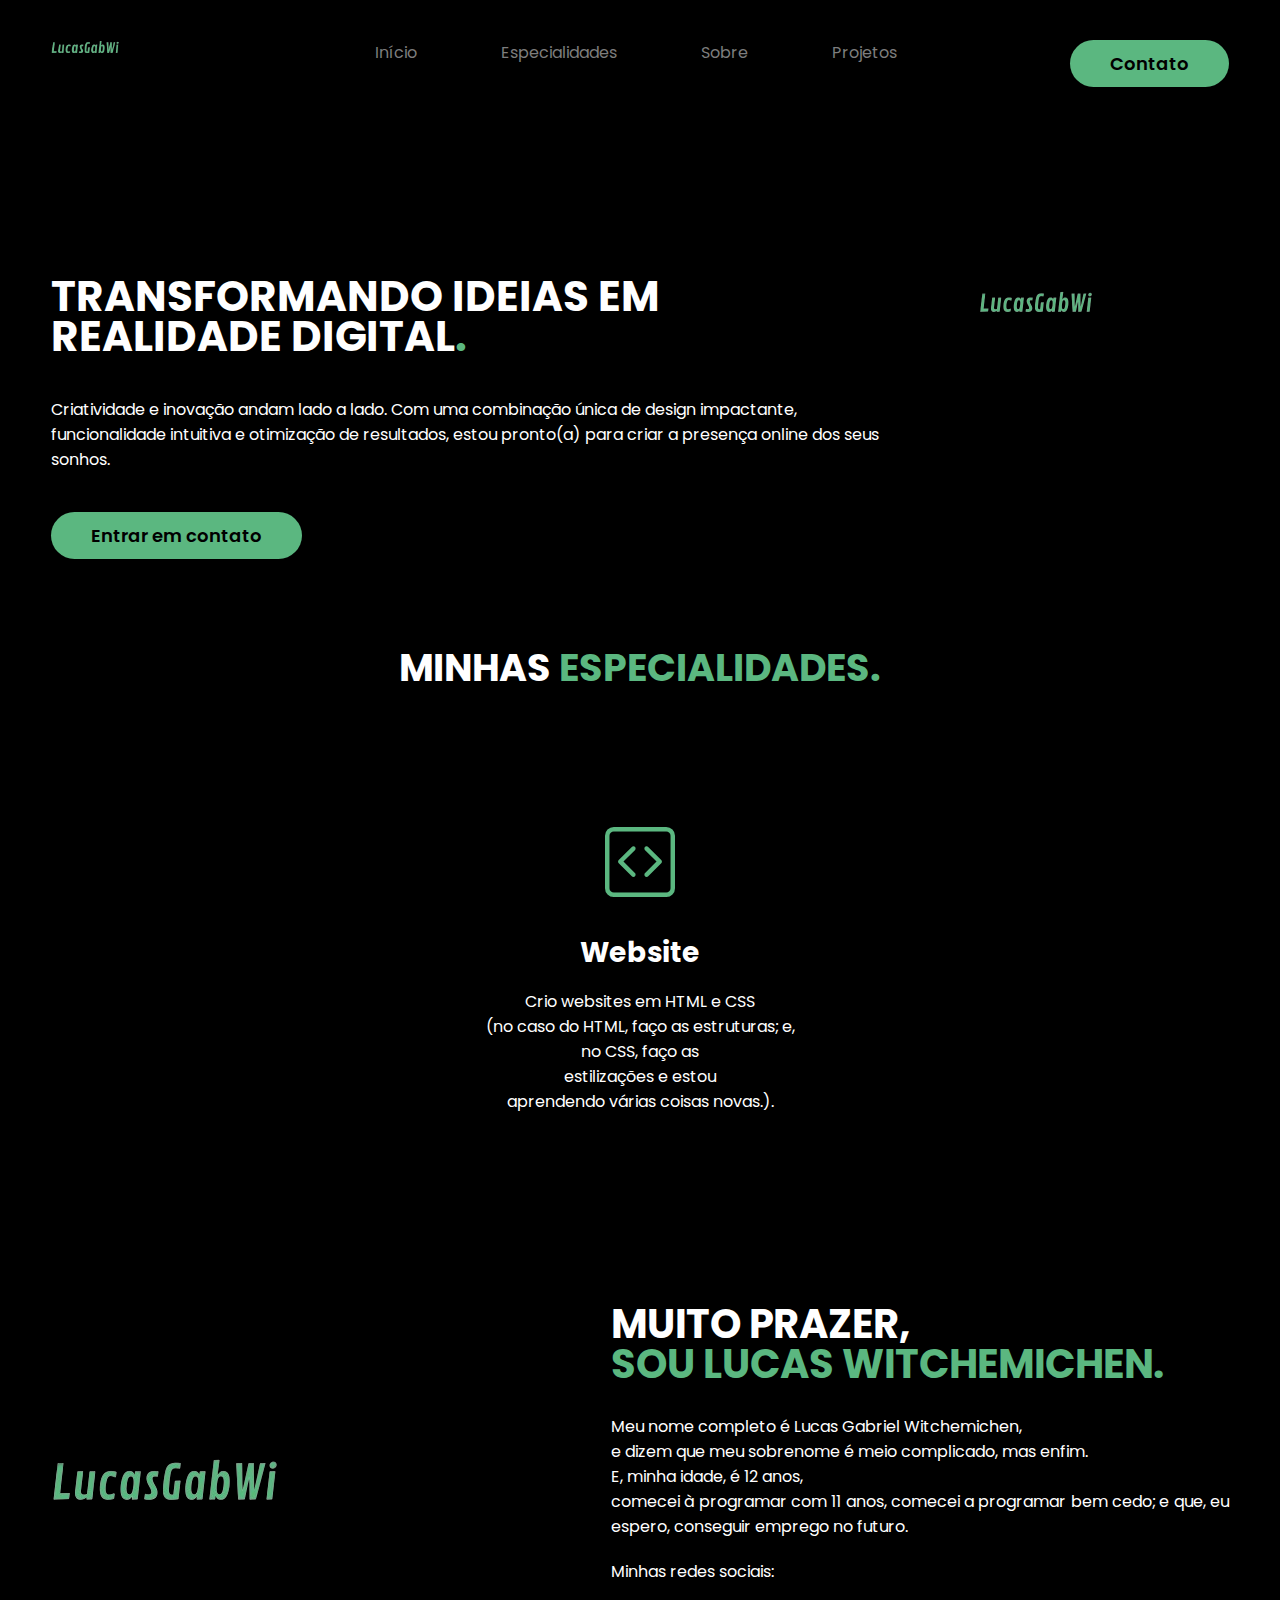
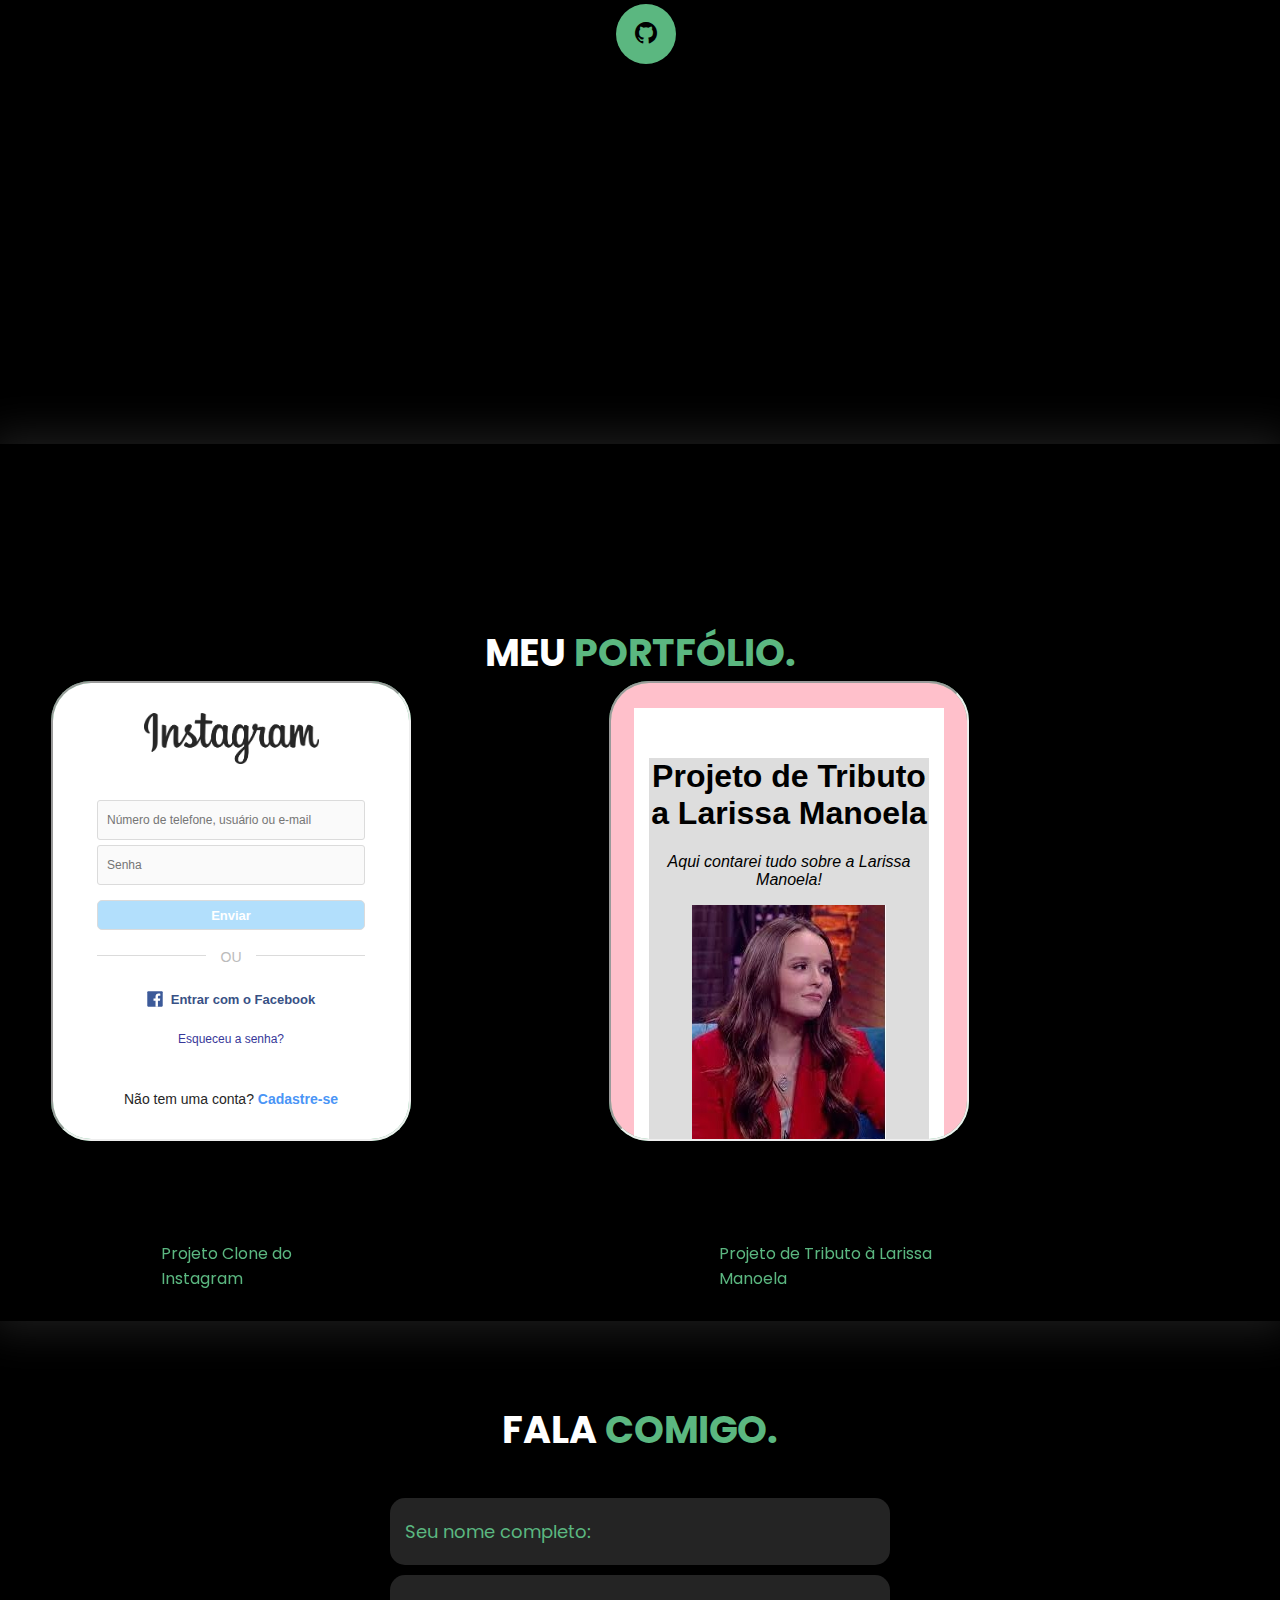
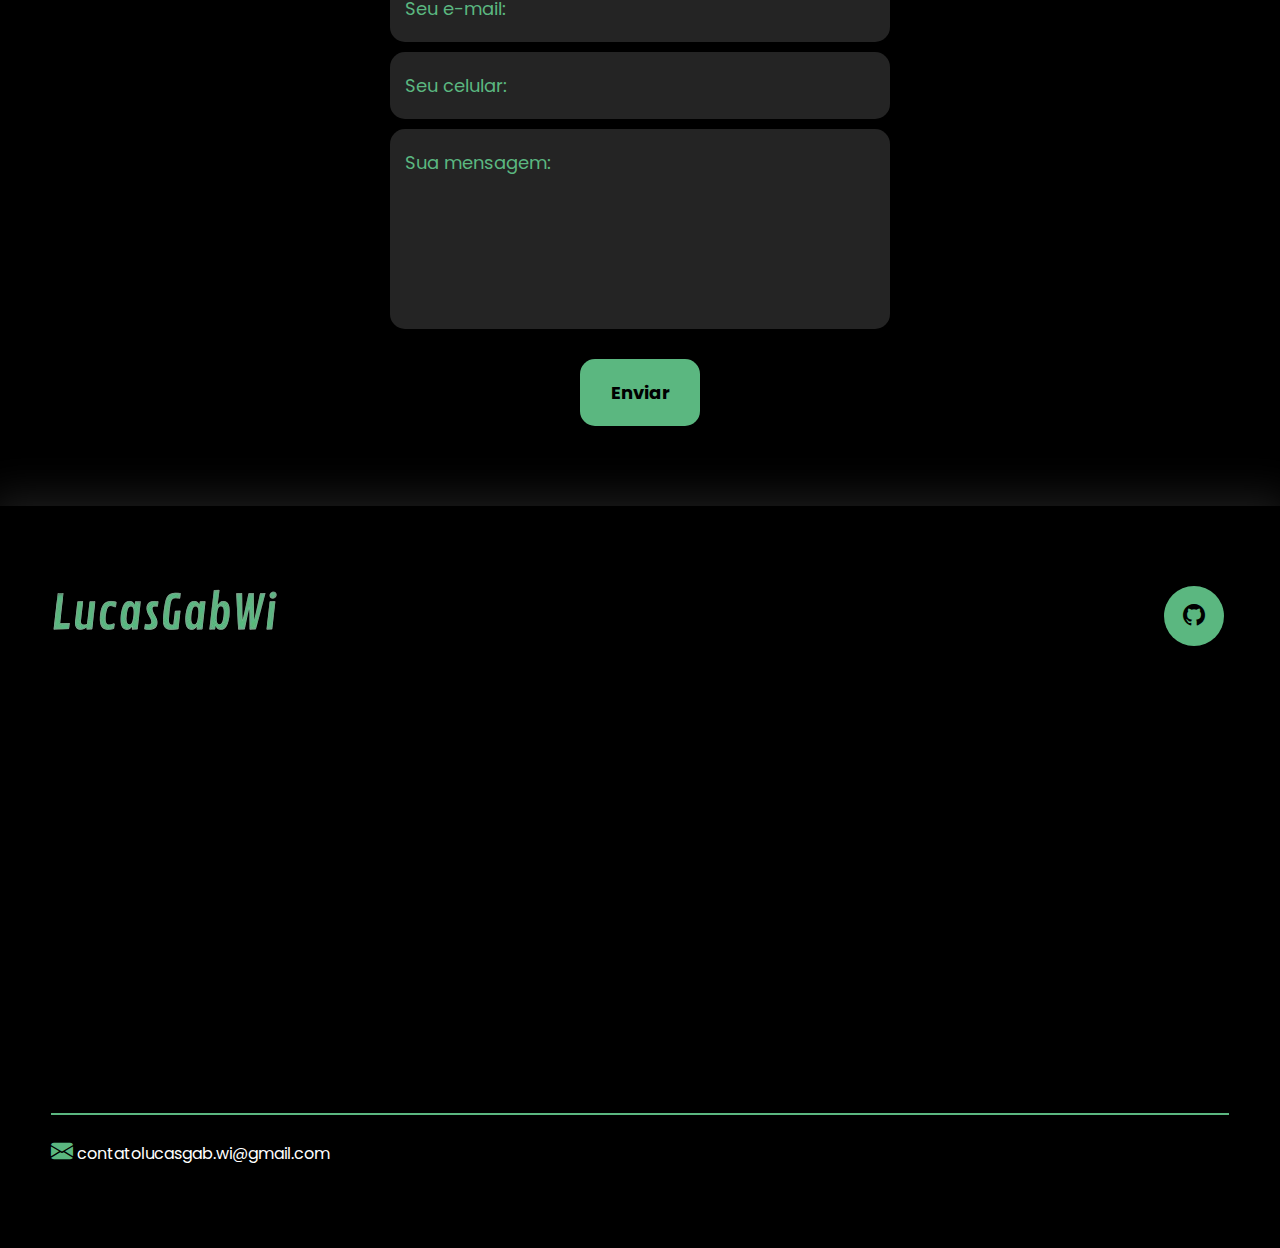
<file: index.html>
<!DOCTYPE html>
<html lang="pt-BR">
<head>
    <meta charset="UTF-8">
    <meta name="viewport" content="width=device-width, initial-scale=1.0">
    <meta name="description" content="Portfolio do LucasGabWi (ou Lucas Gabriel Witchemichen).">
    <meta name="keywords" content="lucasgabwi, Lucas Gabriel Witchemichen, lucas gabriel witchemichen, LucasGabWi">
    <meta name="author" content="Lucas Gabriel Witchemichen">
    <!-- GOOGLE FONTS -->
    <link rel="preconnect" href="https://fonts.googleapis.com">
    <link rel="preconnect" href="https://fonts.gstatic.com" crossorigin>
    <link href="https://fonts.googleapis.com/css2?family=Poppins:ital,wght@0,100;0,200;0,300;0,400;0,500;0,600;0,700;0,800;0,900;1,100;1,200;1,300;1,400;1,500;1,600;1,700;1,800;1,900&display=swap" rel="stylesheet">

    <!-- BOOTSTRAP ICONS -->
    <link rel="stylesheet" href="https://cdn.jsdelivr.net/npm/bootstrap-icons@1.11.3/font/bootstrap-icons.min.css">
    <link rel="stylesheet" href="css/style.css">
    <title>LucasGabWi - Lucas Gabriel Witchemichen | Portfolio</title>
</head>
<body>
    
    <header>
        <div class="interface">
            <div class="logo">
                <a href="#">
                    <img src="img/LucasGabWi.png" alt="Logo do LucasGabWi">
                </a>
            </div>

            <nav class="menu-desktop">
                <ul>
                    <li><a href="#">Início</a></li>
                    <li><a href="#">Especialidades</a></li>
                    <li><a href="#">Sobre</a></li>
                    <li><a href="#">Projetos</a></li>
                </ul>
            </nav>

            <div class="btn-contato">
                <a href="#">
                    <button>Contato</button>
                </a>
            </div>
        </div> <!-- interface -->
    </header>

    <main>
        <section class="topo-site">
            <div class="interface">
                <div class="flex">
                    <div class="txt-topo-site">
                        <h1>TRANSFORMANDO IDEIAS EM REALIDADE DIGITAL<span>.</span></h1>
                        <p>
                            Criatividade e inovação andam lado a lado. Com uma combinação única de design impactante,
                            funcionalidade intuitiva e otimização de resultados, estou pronto(a) para criar a presença
                            online dos seus sonhos.
                        </p>

                        <div class="btn-contato">
                            <a href="#">
                                <button>Entrar em contato</button>
                            </a>
                        </div>
                    </div>

                    <div class="img-topo-site">
                        <img src="img/LucasGabWi.png" alt="Imagem flutuando">
                    </div>
                </div>
            </div> <!-- INTERFACE -->
        </section> <!-- TOPO DO SITE -->

        <section class="especialidades">
            <div class="interface">
                <h2 class="titulo">MINHAS <span>ESPECIALIDADES.</span></h2>
                <div class="flex">
                    <div class="especialidades-box">
                        <i class="bi bi-code-square"></i>
                        <h3>Website</h3>
                        <p>Crio websites em HTML e CSS <br />(no caso do HTML, faço as estruturas; e,<br /> no CSS, faço as <br />estilizações e estou <br />aprendendo várias coisas novas.).</p>
                    </div> <!-- ESPECIALIDADES BOX -->
                </div> <!-- FLEX -->
            </div> <!-- INTERFACE -->
        </section> <!-- ESPECIALIDADES -->

        <section class="sobre">
            <div class="interface">
                <div class="flex">
                    <div class="img-sobre">
                        <img src="img/LucasGabWi.png" alt="LucasGabWi">
                    </div>

                    <div class="txt-sobre">
                        <h2>MUITO PRAZER, <span>SOU LUCAS WITCHEMICHEN.</span></h2>
                        <p>Meu nome completo é Lucas Gabriel Witchemichen, <br /> e dizem que meu sobrenome é meio complicado, mas enfim. <br /> E, minha idade, é 12 anos, <br /> comecei à programar com 11 anos, comecei a programar bem cedo; e que, eu espero, conseguir emprego no futuro.</p>
                        <p>Minhas redes sociais:</p>
                        <div class="btn-social">
                            <a href="https://github.com/lucasgabwi"><button><i class="bi bi-github"></i></button></a>
                        </div>
                    </div>
                </div>
            </div>
        </section> <!-- SOBRE -->

        <section class="portfolio">
            <div class="interface">
                <h2 class="titulo">MEU <span>PORTFÓLIO.</span></h2>
                <div class="flex">
                    <div class="img-port">
                        <iframe src="./PROJETO-INSTAGRAM/index.html" width="360" height="460"></iframe>
                    </div>
                    <p class="porti-txt">Projeto Clone do Instagram</p>
                    <div class="img-port">
                        <iframe src="./PROJETO-TRIBUTO-A-LARISSA-MANOELA/index.html" width="360" height="460"></iframe>
                    </div>
                    <p class="porti-txt">Projeto de Tributo à Larissa Manoela</p>
                </div>
            </div> <!-- INTERFACE -->
        </section> <!-- PORTFOLIO -->

        <section class="formulario">
            <div class="interface">
                <h2 class="titulo">FALA <span>COMIGO.</span></h2>

                <form action="enviar.php" method="POST">

                    <input type="text" name="full-name" placeholder="Seu nome completo:" required>
                    <input type="email" name="e-mail" placeholder="Seu e-mail:" required>
                    <input type="tel" name="phone-number" placeholder="Seu celular:">
                    <textarea name="textarea-message" placeholder="Sua mensagem:" required></textarea>
                    <div class="btn-enviar">
                        <input type="submit" value="Enviar">
                    </div>
                </form>
            </div>
        </section>
    </main>

    <footer>
        <div class="interface">
            <div class="line-footer">
                <div class="flex">
                    <div class="logo-footer">
                        <img src="./img/LucasGabWi.png" alt="lucasgabwi">
                    </div>

                    <div class="btn-social">
                        <a href="https://github.com/lucasgabwi"><button><i class="bi bi-github"></i></button></a>
                    </div> <!-- BOTAO SOCIAL -->
                </div>
            </div> <!-- LINE-FOOTER -->

            <div class="line-footer borda">
                <p><i class="bi bi-envelope-fill"></i> <a href="mailto:contatolucasgab.wi@gmail.com">contatolucasgab.wi@gmail.com</a></p>
            </div> <!-- LINE-FOOTER -->
        </div> <!-- INTERFACE --> 
    </footer>

</body>
</html>
</file>
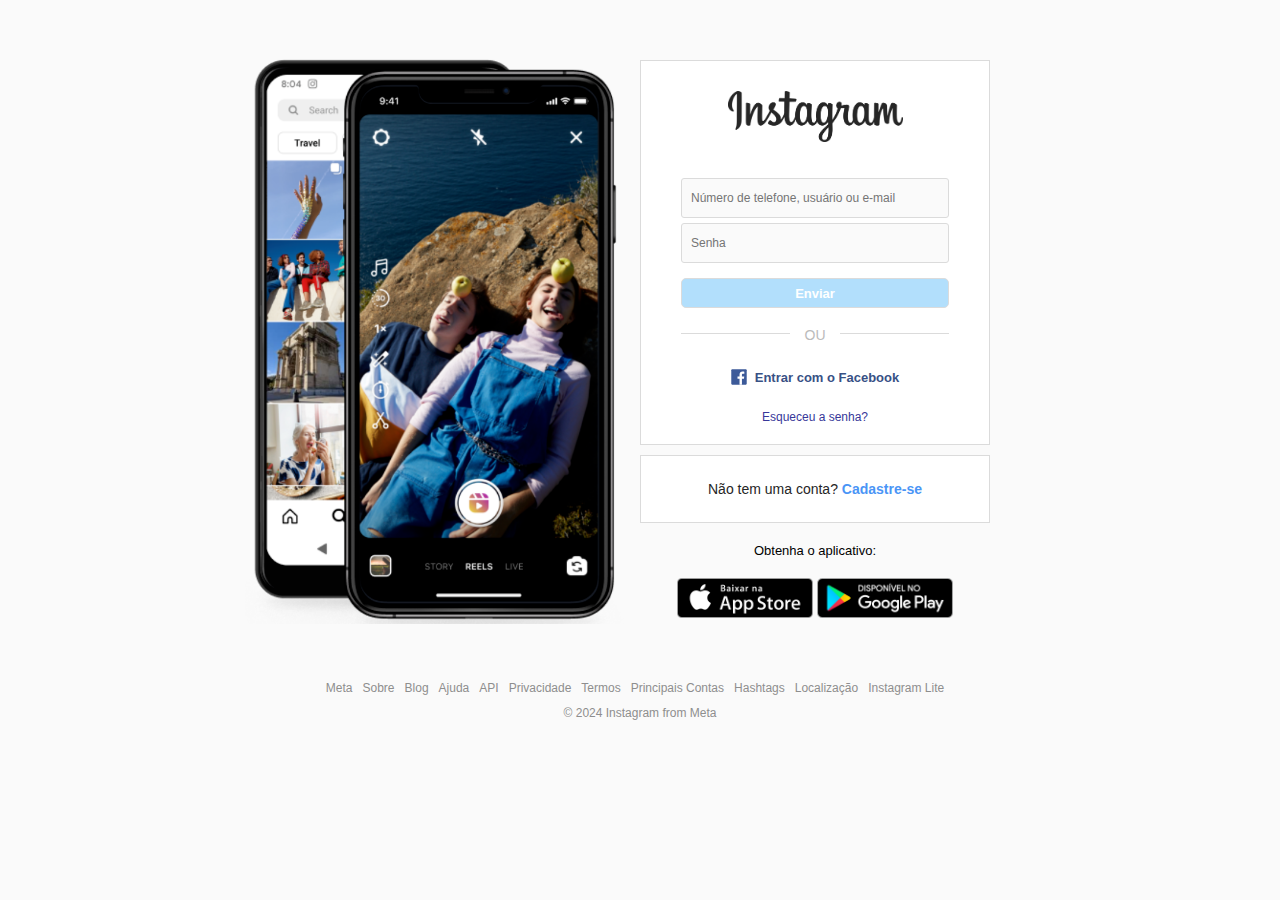
<file: PROJETO-INSTAGRAM/index.html>
<!DOCTYPE html>
<html lang="pt-BR">
  <head>
    <meta charset="UTF-8" />
    <meta name="viewport" content="width=device-width, initial-scale=1.0" />
    <link rel="stylesheet" href="css/styles.css" />
    <link rel="shortcut icon" href="img/favicon (1).png" type="image/x-icon" />
    <title>Instagram</title>
  </head>

  <body>
    <main>
      <div id="main-container">
        <!-- Banner Container -->
        <div id="banner-container">
          <img src="img/banner2 (1).png" alt="Crie uma conta no Instagram" />
        </div>

        <!-- Login and Signup -->
        <div id="form-container">
          <div id="form-box">
            <img
              id="logo-insta"
              src="img/logo_instagram (1).png"
              alt="Instagram"
            />
            <form id="login-form">
              <input
                type="text"
                name="username"
                placeholder="Número de telefone, usuário ou e-mail"
              />
              <input type="password" name="password" placeholder="Senha" />
              <input type="submit" value="Enviar" />
            </form>
            <div class="separator">
              <div class="line"></div>
              <span>Ou</span>
            </div>
            <div class="other-links">
              <div id="facebook-login">
                <a href="#">
                  <img src="img/logo_facebook (1).svg" alt="Facebook Login">
                  <span>Entrar com o Facebook</span>
                </a>
              </div>
              <div id="forgot-password">
                <a href="#">Esqueceu a senha?</a>
              </div>
            </div>
          </div>
          <div id="register-container">
            <p>Não tem uma conta? <a href="#">Cadastre-se</a></p>
          </div>
          <div id="get-app-container">
            <p>Obtenha o aplicativo:</p>
            <a href="#">
              <img src="img/apple_btn (1).png" alt="App Store" />
            </a>
            <a href="#">
              <img src="img/gplay_btn (1).png" alt="Google Play" />
            </a>
          </div>
        </div>
      </div>
    </main>
    <footer>
      <nav>
        <ul id="footer-links">
          <li><a href="#">Meta</a></li>
          <li><a href="#">Sobre</a></li>
          <li><a href="#">Blog</a></li>
          <li><a href="#">Ajuda</a></li>
          <li><a href="#">API</a></li>
          <li><a href="#">Privacidade</a></li>
          <li><a href="#">Termos</a></li>
          <li><a href="#">Principais Contas</a></li>
          <li><a href="#">Hashtags</a></li>
          <li><a href="#">Localização</a></li>
          <li><a href="#">Instagram Lite</a></li>
        </ul>
      </nav>
      <p id="copyright">&copy; 2024 Instagram from Meta</p>
    </footer>
  </body>
</html>
</file>
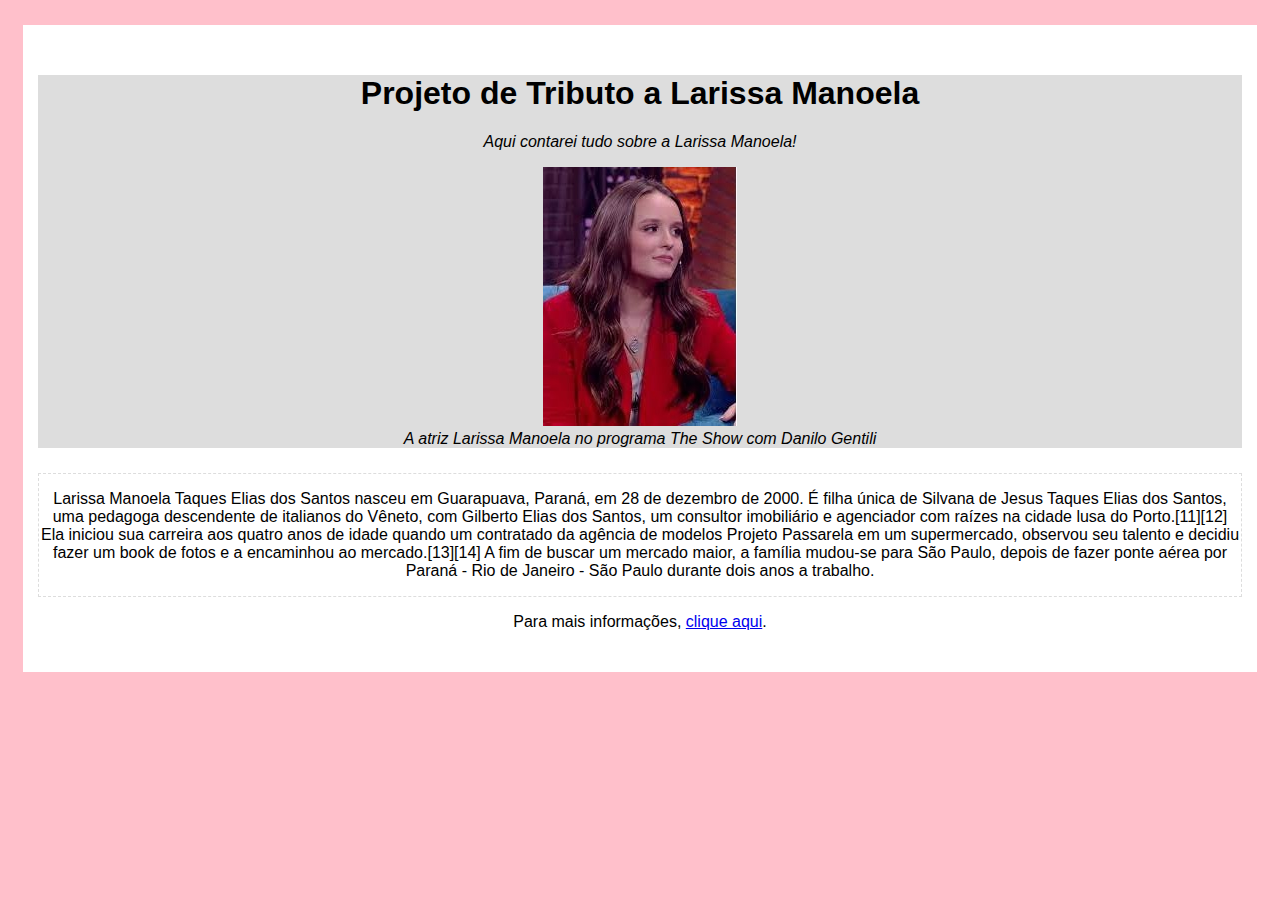
<file: PROJETO-TRIBUTO-A-LARISSA-MANOELA/index.html>
<!DOCTYPE html>
<html lang="pt-BR">
<head>
    <meta charset="UTF-8" />
    <meta name="viewport" content="width=device-width, initial-scale=1.0" />
    <title>Projeto de Tributo a Larissa Manoela</title>
    <link rel="stylesheet" href="css/style.css" />
</head>
<body>

    <div class="container">
        <!-- Cabeçalho -->
        <div class="header">
            <h1>Projeto de Tributo a Larissa Manoela</h1>
            <p>Aqui contarei tudo sobre a Larissa Manoela!</p>

            <figure class="img-bold">
                <img src="img/larissa-manoela-the-show-danilo-gentili.jpg" alt="A atriz Larissa Manoela no The Show com Danilo Gentili" />
                <figcaption>A atriz Larissa Manoela no programa The Show com Danilo Gentili</figcaption>            
            </figure>
        </div>
        <!-- Biografia de Larissa Manoela -->
        <div class="biography-container">
            <p>Larissa Manoela Taques Elias dos Santos nasceu em Guarapuava, Paraná, em 28 de dezembro de 2000. É filha única de Silvana de Jesus Taques Elias dos Santos, uma pedagoga descendente de italianos do Vêneto, com Gilberto Elias dos Santos, um consultor imobiliário e agenciador com raízes na cidade lusa do Porto.[11][12] Ela iniciou sua carreira aos quatro anos de idade quando um contratado da agência de modelos Projeto Passarela em um supermercado, observou seu talento e decidiu fazer um book de fotos e a encaminhou ao mercado.[13][14] A fim de buscar um mercado maior, a família mudou-se para São Paulo, depois de fazer ponte aérea por Paraná - Rio de Janeiro - São Paulo durante dois anos a trabalho.</p>
        </div>
        <!-- Mais informações -->
        <div class="moreinfo-container">
            <p>Para mais informações, <a href="https://pt.wikipedia.org/wiki/Larissa_Manoela">clique aqui</a>.</p>
        </div>
    </div>
</body>
</html>
</file>
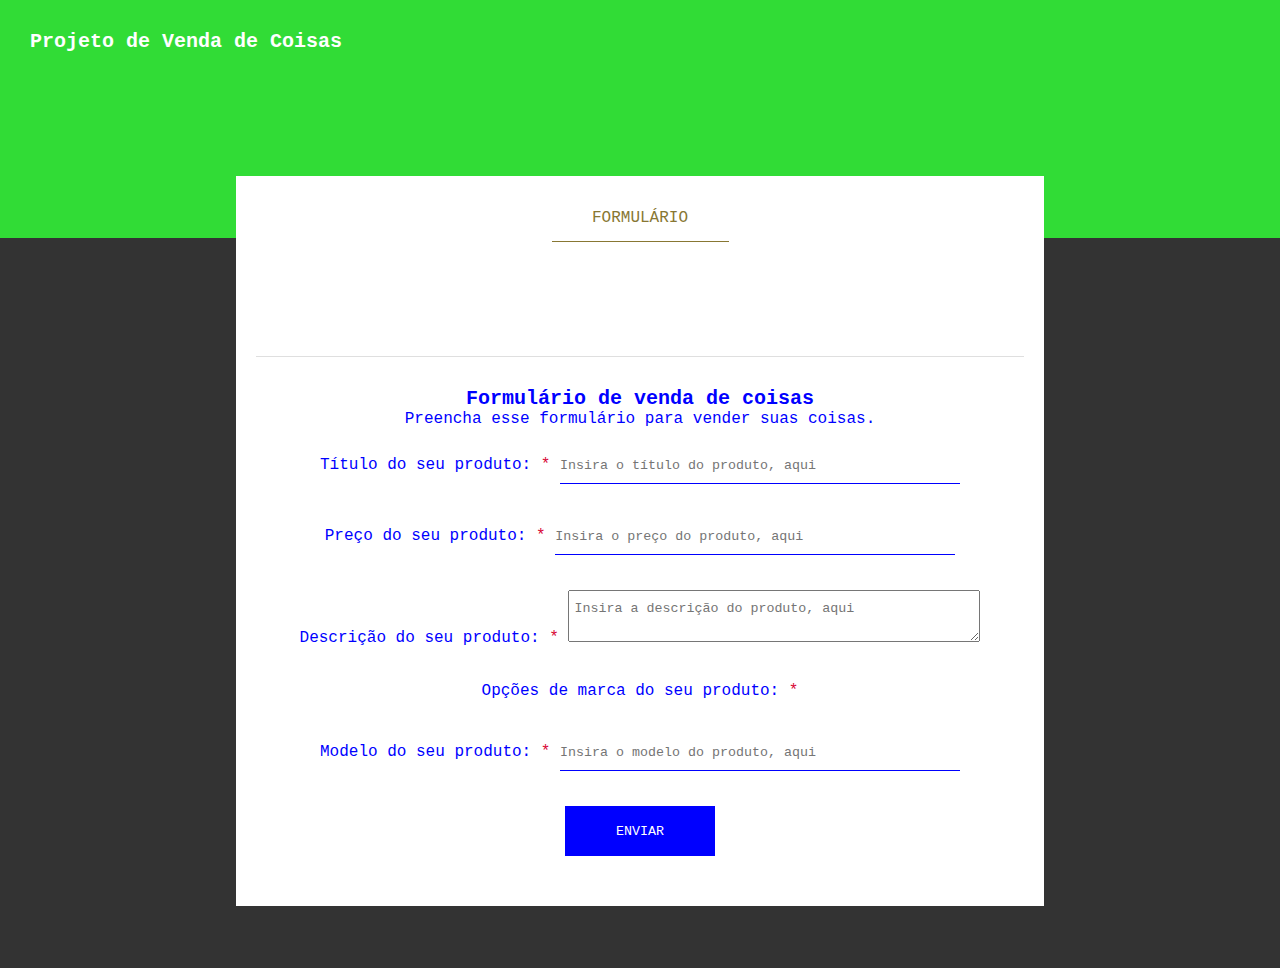
<file: PROJETO-VENDA-DE-COISAS-EM-HTML-CSS/index.html>
<!DOCTYPE html>
<html lang="pt-BR">
    <head>
        <meta charset="UTF-8" />
        <meta name="viewport" content="width=device-width, initial-scale=1.0" />
        <title>Projeto de Venda de Coisas</title>
        <link rel="stylesheet" href="css/style.css" />
    </head>
    <body>
        <div class="container">
            <div class="header">
                <h3 class="main-title">Projeto de Venda de Coisas</h3>
            </div>
            <div class="form-container">
                <div class="form-header">
                    <p class="form-title">Formulário</p>
                </div>
                <div class="form-body">
                    <h1 class="form-header-secondtitle">Formulário de venda de coisas</h1>
                    <p class="form-header-hint">Preencha esse formulário para vender suas coisas.</p>
                    <form>
                        <div class="box-input">
                            <label for="thing-title-input">Título do seu produto: <span class="required-field">*</span></label>
                            <input type="text" name="thing-title-input" class="thing-title-input" placeholder="Insira o título do produto, aqui" required />
                        </div>
                        <div class="box-input">
                            <label for="thing-price-input">Preço do seu produto: <span class="required-field">*</span></label>
                            <input type="number" name="thing-price-input" class="thing-price-input" placeholder="Insira o preço do produto, aqui" required />
                        </div>
                        <div class="box-input">
                            <label for="thing-title-input">Descrição do seu produto: <span class="required-field">*</span></label>
                            <textarea name="thing-description-input" class="thing-description-input" placeholder="Insira a descrição do produto, aqui" required></textarea>
                        </div>
                        <div class="box-input">
                            <label for="thing-brand-options">Opções de marca do seu produto: <span class="required-field">*</span></label>
                        </div>
                        <div class="box-input">
                            <label for="model">Modelo do seu produto: <span class="required-field">*</span></label>
                            <input type="text" name="model" class="model" placeholder="Insira o modelo do produto, aqui" required />
                        </div>

                        <input type="submit" class="btn-submit" value="Enviar" />
                    </form>
                </div>
            </div>

        </div>
    </body>
</html>
</file>
<file: css/style.css>
/* ESTILOS GERAIS */
* {
    margin: 0;
    padding: 0;
    box-sizing: border-box;
    font-family: 'Poppins', sans-serif;
}

body {
    background-color: #000;
    height: 100vh;
}

.interface {
    max-width: 1280px;
    margin: 0 auto;
}

.flex {
    display: flex;
}

h2.titulo {
    color: #fff;
    font-size: 38px;
    text-align: center;
}

h2.titulo span {
    color: #5bb780;
}

button:hover,
form .btn-enviar input:hover {
    box-shadow: 0px 0px 8px #5bb780;
    transform: scale(1.05);
}

/* ESTILO DO CABEÇALHO */
header {
    padding: 40px 4%;
}

header > .interface {
    display: flex;
    align-items: flex-start;
    justify-content: space-between;
}

header > .interface > .logo img {
    width: 150px;
    height: auto;
}

header a {
    color: #7d7d7d;
    text-decoration: none;
    display: inline-block;
    transition: .2s;
}

header a:hover {
    color: #fff;
    transform: scale(1.05);
}

header nav ul {
    list-style-type: none;
}

header nav ul li {
    display: inline-block;
    padding: 0 40px;
}

.btn-contato button {
    padding: 10px 40px;
    font-size: 18px;
    font-weight: 600;
    background-color: #5bb780;
    border: 0;
    border-radius: 30px;
    cursor: pointer;
    transition: .2s;
}

/* ESTILO DO TOPO DO SITE */
.topo-site {
    padding: 40px 4%;
}

.topo-site .flex {
    align-items: center;
    justify-content: center;
    gap: 90px;
}

.topo-site .txt-topo-site h1 {
    color: #fff;
    font-size: 42px;
    line-height: 40px;
}

.topo-site .txt-topo-site h1 span {
    color: #5bb780;
}

.topo-site .txt-topo-site p {
    color: #fff;
    margin: 40px 0;
}

.topo-site .img-topo-site img {
    width: 250px;
    position: relative;
    animation: flutuar 2s ease-in-out infinite alternate;
}

@keyframes flutuar {
    0% {
        top: 0;
    }

    100% {
        top: 30px;
    }
}

.especialidades {
    padding: 40px 4%;
}

.especialidades .flex {
    gap: 60px;
}

.especialidades .especialidades-box {
    color: #fff;
    padding: 70px;
    border-radius: 20px;
    text-align: center;
    margin: 0 auto;
    margin-top: 45px;
    transition: .2s;
}

.especialidades .especialidades-box:hover {
    transform: scale(1.05);
    box-shadow: 0 0 12px #ffffff78;
    cursor: pointer;
}

.especialidades .especialidades-box i {
    font-size: 70px;
    color: #5bb780;
}

.especialidades .especialidades-box h3 {
    font-size: 28px;
    margin: 15px 0;
}

/* ESTILO SOBRE */
.sobre {
    padding: 80px 4%;
}

.sobre .flex {
    align-items: center;
}

.sobre .img-sobre {
    padding: 150px 60px 0 0;
}

.sobre .txt-sobre {
    color: #fff;
    padding: 0 0 300px 0;
}

.sobre .txt-sobre h2 {
    font-size: 40px;
    line-height: 40px;
    margin-bottom: 30px;
}

.sobre .txt-sobre h2 span {
    color: #5bb780;
    display: block;
}

.sobre .txt-sobre p {
    margin: 20px 0;
    text-align: justify;
}

.btn-social button {
    width: 60px;
    height: 60px;
    border-radius: 50%;
    border: none;
    background-color: #5bb780;
    font-size: 22px;
    cursor: pointer;
    margin: 0 5px;
    transition: .2s;
}

/* ESTILO DO PORTFOLIO */
.portfolio {
    padding: 180px 4%;
    box-shadow: 0 0 40px 10px #ffffff1d;
}

.portfolio .flex {
    justify-content: space-around;
}

.img-port {
    width: 360px;
    height: 460px;
    background-color: #5bb780;
    border-radius: 40px;
    position: relative;
}

.img-port iframe {
    border-radius: 40px;
    transition: .2s;
    cursor: pointer;
}

.img-port iframe:hover {
    transform: scale(1.05);
    box-shadow: 0 0 0 4px #fff;
}

.porti-txt {
    color: #5bb780;
    display: flex;
    align-items: end;
    position: relative;
    bottom: -150px;
    left: -250px;
}

/* ESTILO DO FORMULARIO DE CONTATO */
.formulario {
    padding: 80px 4%;
}

form {
    max-width: 500px;
    margin: 0 auto;
    display: flex;
    justify-content: center;
    flex-direction: column;
    gap: 10px;
    margin-top: 40px;
}

form input,
form textarea {
    width: 100%;
    background-color: #242424;
    border: 0;
    outline: 0;
    padding: 20px 15px;
    border-radius: 15px;
    color: #fff;
    font-size: 18px;
}

form input::placeholder,
form textarea::placeholder {
    color: #5bb780;
}

form textarea {
    resize: none;
    height: 200px;
}

form .btn-enviar {
    margin-top: 20px;
    text-align: center;
}

form .btn-enviar input {
    width: 120px;
    background-color: #5bb780;
    color: #000;
    font-weight: 700;
    cursor: pointer;
    transition: .2s;
}

/* RODAPE */
footer {
    padding: 60px 4%;
    box-shadow: 0 0 40px 10px #ffffff1d;
}

footer .line-footer p i {
    color: #5bb780;
    font-size: 22px;
}

footer .line-footer p a {
    color: #fff;
    text-decoration: none;
}

footer .flex {
    justify-content: space-between;
}

footer .line-footer {
    padding: 20px 0;
}

.borda {
    border-top: 2px solid #5bb780;
}

footer > .interface > .logo-footer img {
    width: 150px;
    height: auto;
}

/* RESPONSIVIDADE */
@media screen and (max-width: 1020px) {

    /* CLASSES GERAIS */
    .flex {
        flex-direction: column;
    }

    .topo-site .flex {
        flex-direction: column-reverse;
    }

    /* CABECALHO */
    .menu-desktop,
    .btn-contato {
        display: none;
    }

    /* TOPO DO SITE */
    .topo-site {
        padding: 20px 10%;
    }

    .topo-site .flex {
        gap: 40px;
    }

    .topo-site .img-topo-site img {
        width: 100%;
    }

    h2.titulo {
        font-size: 24px;
    }

    /* ESPECIALIDADES */
    .especialidades {
        padding: 40px 10%;
    }

    /* SOBRE */
    .sobre .img-sobre {
        padding: 150px 0 0 100px;
    }
}
</file>
<file: PROJETO-TRIBUTO-A-LARISSA-MANOELA/css/style.css>
html {
    font-family: Arial, Helvetica, sans-serif;
    background-color: pink;
}

.container {
    margin: 25px 15px;
    padding: 25px 15px;
    background-color: #fff;
    text-align: center;
}

/* Cabeçalho */
.header {
    margin: 25px auto;
    background-color: #ddd;
    padding: 25px auto;
}

.header p,
.header figcaption {
    font-style: italic;
}

/* Biografia de Larissa Manoela */
.biography-container {
    border: 1px dashed #ddd;
}

/* Mais informações */
.moreinfo-container {
    margin-top: 10px;
}
</file>
<file: PROJETO-INSTAGRAM/css/styles.css>
/* reset.css */
* {
  margin: 0;
  padding: 0;
  box-sizing: border-box;
  font-family: Helvetica, sans-serif;
}

body {
  background-color: #fafafa;
}

/* CONTAINERS */
#main-container {
  display: flex;
  margin-top: 30px;
}

#banner-container,
#form-container {
  flex: 1 1 0;
  width: 50%;
}

#banner-container {
  text-align: right;
}

#banner-container img {
  width: 100%;
  margin: 25px 15px 0 0;
  max-width: 380px;
}

#form-container {
  text-align: center;
}

/* LOGIN FORM */
#form-box {
  background-color: #fff;
  border: 1px solid #dbdbdb;
  width: 350px;
  margin-top: 30px;
}

#logo-insta {
  width: 175px;
  height: 51px;
  margin: 30px auto 12px;
}

#login-form {
  margin-top: 20px;
}

#login-form input {
  display: block;
  font-size: 12px;
  padding: 12px 9px;
  background-color: #fafafa;
  border: 1px solid #dbdbdb;
  border-radius: 3px;
  width: 268px;
  margin: 5px auto;
}

#login-form input[type="submit"] {
  background-color: #b2dffc;
  color: #fff;
  margin-top: 15px;
  border-radius: 5px;
  height: 30px;
  font-size: 13px;
  padding: 0;
  font-weight: bold;
}

/* SEPARATOR */
.separator {
  position: relative;
}

.line {
  border-top: 1px solid #dbdbdb;
  width: 268px;
  margin: 25px auto 35px;
}

.separator span {
  position: absolute;
  text-transform: uppercase;
  color: #bbb;
  background-color: #fff;
  top: -6px;
  width: 50px;
  margin-left: -25px;
  font-size: 14px;
}

/* FACEBOOK LOGIN */
#facebook-login {
  margin-bottom: 25px;
}

#facebook-login a {
  text-decoration: none;
  color: #385185;
  display: flex;
  align-items: center;
  justify-content: center;
}

#facebook-login img {
  width: 16px;
  height: 16px;
  margin-right: 8px;
}

#facebook-login span {
  font-weight: bold;
  font-size: 13px;
  margin-top: 1px;
}

/* FORGOT PASSWORD */
#forgot-password {
  margin-bottom: 20px;
  font-size: 12px;
}

#forgot-password a {
  text-decoration: none;
  color: #373799;
}

/* REGISTER */
#register-container {
  background-color: #fff;
  border: 1px solid #dbdbdb;
  width: 350px;
  margin-top: 10px;
  padding: 25px;
}

#register-container p {
  font-size: 14px;
  color: #262626;
}

#register-container a {
  color: #4a95f6;
  font-weight: bold;
  text-decoration: none;
}

/* GET APP */
#get-app-container {
  text-align: center;
  width: 350px;
}

#get-app-container p {
  margin: 20px 0;
  font-size: 13px;
}

#get-app-container a {
  text-decoration: none;
}

#get-app-container img {
  width: 136px;
  height: 40px;
}

/* FOOTER */
footer {
  text-align: left;
  width: 1000px;
  margin: 50px auto;
  display: flex;
  flex-direction: column;
  justify-content: center;
  align-items: center;
}

footer #footer-links {
  display: flex;
  list-style: none;
}

footer #footer-links li {
  margin-right: 10px;
}

#footer-links a,
#copyright {
  text-decoration: none;
  color: #8e8e8e;
  font-size: 12px;
}

#copyright {
  margin-top: 10px;
}

/* MOBILE */
@media (max-width: 450px) {
  body {
    background-color: #fff;
  }

  #banner-container {
    display: none;
  }

  #main-container,
  #form-box {
    margin-top: 0;
  }

  #form-container,
  #form-box,
  #register-container,
  #get-app-container {
    width: 100%;
    border: none;
  }

  footer {
    width: 90%;
  }

  #footer-links {
    flex-wrap: wrap;
    justify-content: center;
    margin-bottom: 10px;
  }
}
</file>
<file: PROJETO-VENDA-DE-COISAS-EM-HTML-CSS/css/style.css>
/* reset.css */
* {
    margin: 0;
    padding: 0;
    font-family: 'Courier New', Courier, monospace;
}

body {
    background-color: #333;
}

h1,
h2,
h3,
h4,
h5 {
    color: blue;
    font-size: 20px;
}

p,
label {
    color: blue;
    font-size: 16px;
}

.main-title {
    color: #fff;
}

.main-paragraph {
    color: #fff;
}

/* inputs estilization */
input {
    border: none;
    border-bottom: 1px solid blue;
    padding: 10px 0;
}

input[type="text"],
input[type="number"],
textarea {
    width: 400px;
}

textarea {
    padding: 10px 5px;
}

/* page header */
.header {
    height: 178px;
    padding: 30px;
    background-color: #31dc36;
}

.header h3 {
    color: #fff;
}

.form-container {
    background-color: #fff;
    width: 60%;
    margin: 0 auto;
    position: relative;
    text-align: center;
    padding: 20px;
    top: -62px;
}

.form-header {
    border-bottom: 1px solid #dfdfdf;
    height: 160px;
}

.form-header .form-title {
    color: #873;
    border-bottom: 1px solid #873;
    width: 177px;
    text-align: center;
    margin: 0 auto;
    text-transform: uppercase;
    height: 45px;
    line-height: 45px;
}

.form-body {
    padding: 30px;
}

.form-title {
    margin-bottom: 15px;
}

.form-body p {
    margin-bottom: 20px;
}

.required-field {
    color: #d80835;
}

.box-input {
    margin-bottom: 35px;
}

.btn-submit {
    background-color: blue;
    color: #fff;
    border: 2px solid transparent;
    width: 150px;
    height: 50px;
    cursor: pointer;
    text-transform: uppercase;
    transition: 0.5s;
}

.btn-submit:hover {
    background-color: #fff;
    border-color: blue;
    color: blue;
}
</file>
